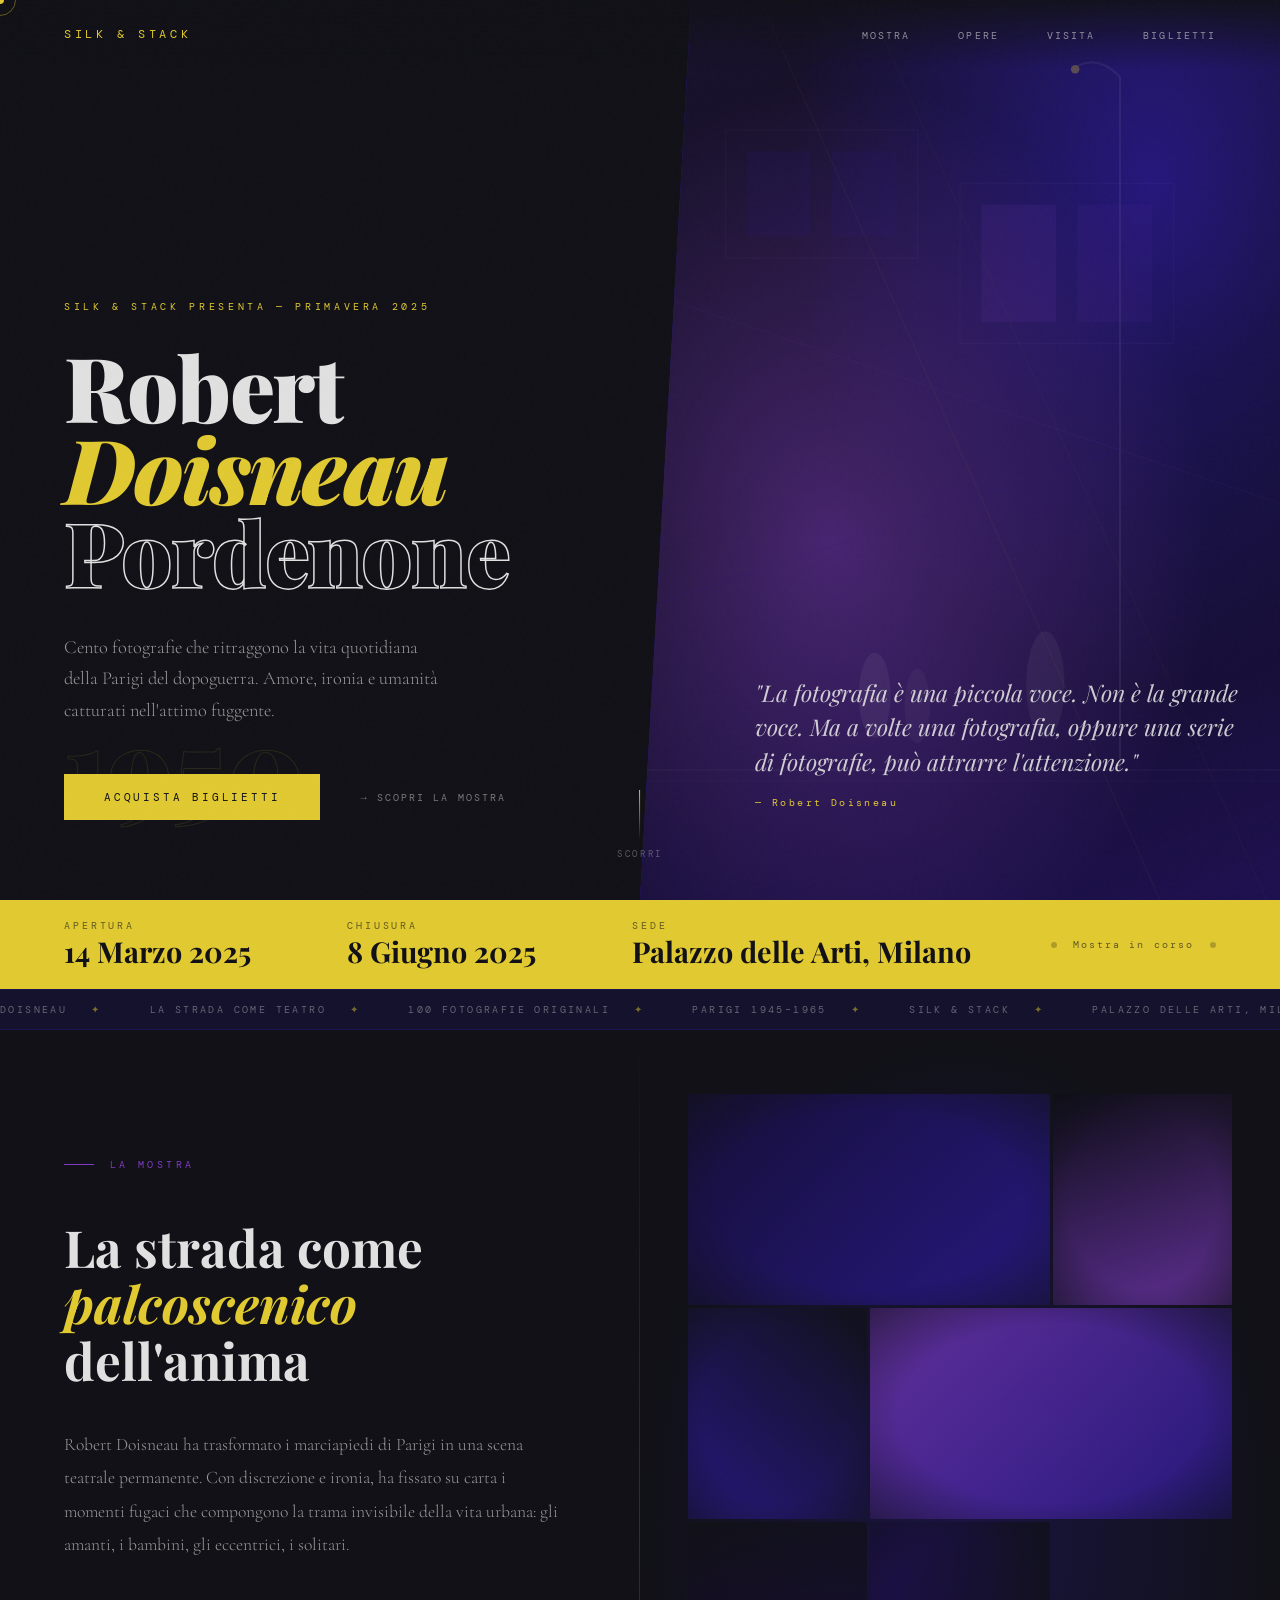
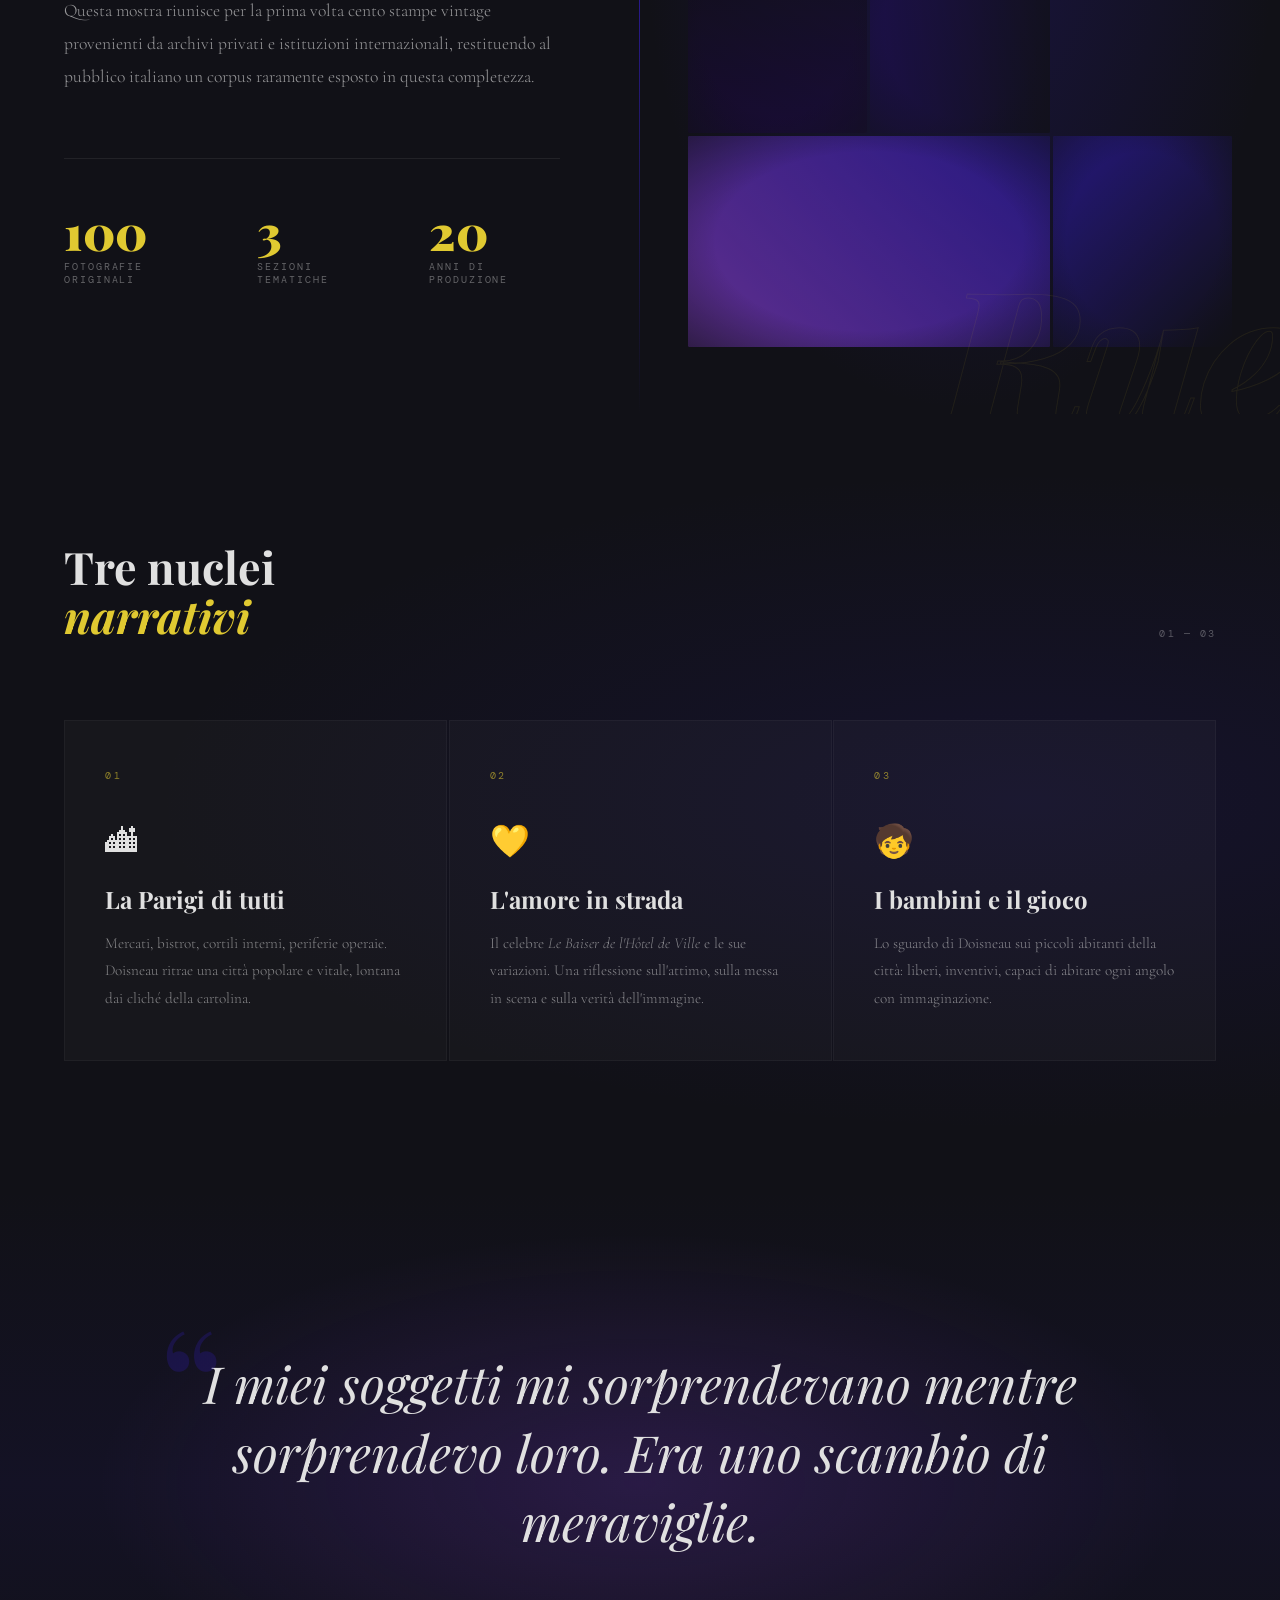
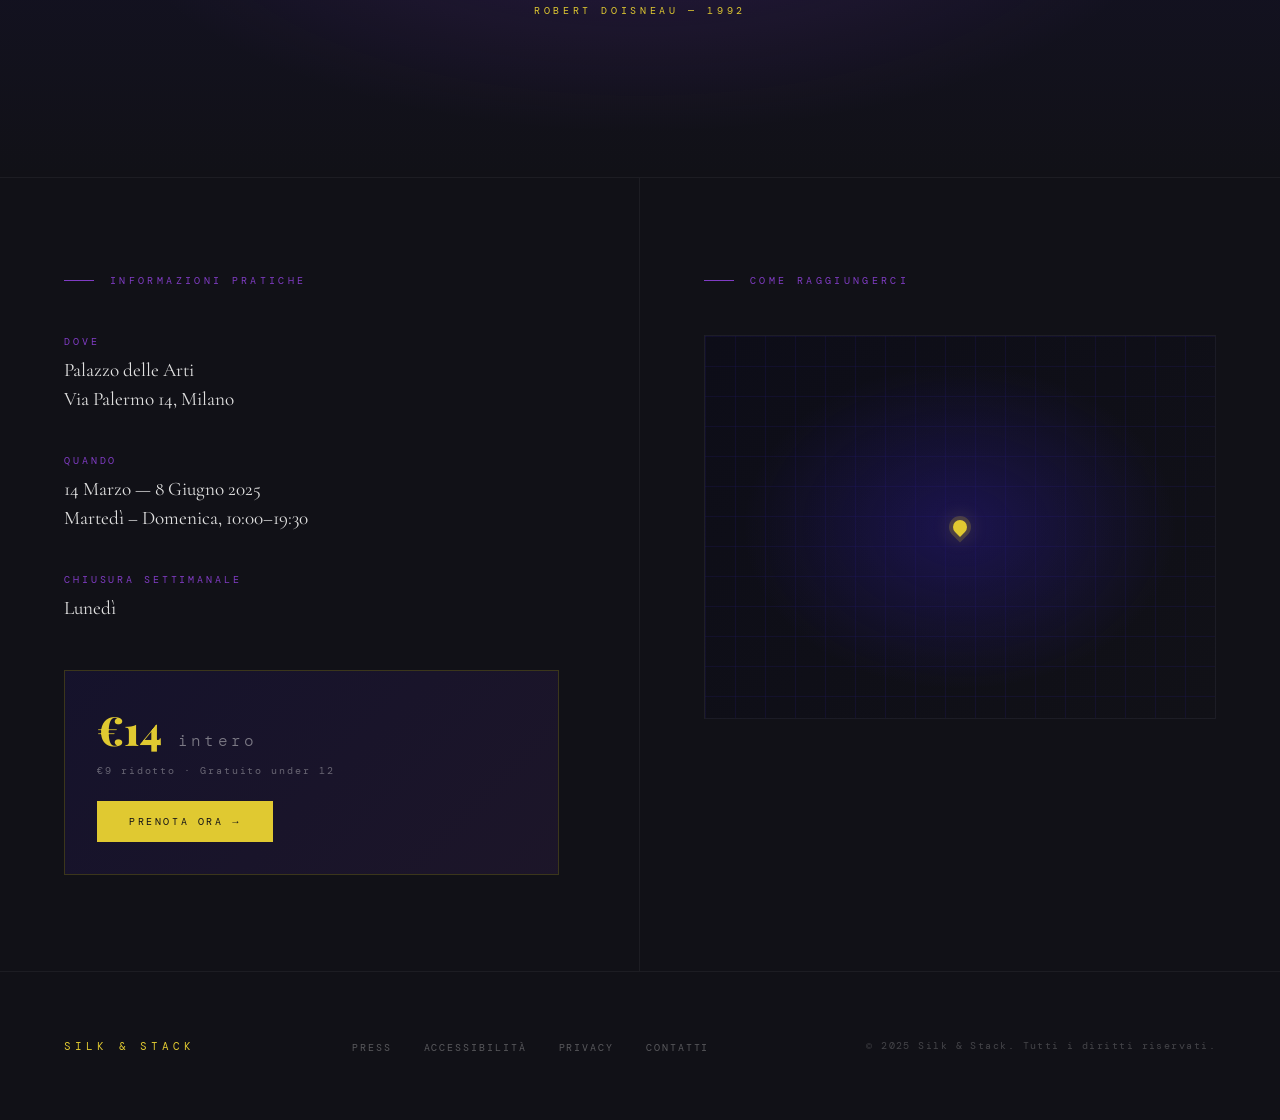
<file: landingPage.html>
<!DOCTYPE html>
<html lang="it">

<head>
  <meta charset="UTF-8" />
  <meta name="viewport" content="width=device-width, initial-scale=1.0" />
  <title>Silk & Stack — Doisneau: La Strada Come Teatro</title>
  <link rel="preconnect" href="https://fonts.googleapis.com">
  <link rel="preconnect" href="https://fonts.gstatic.com" crossorigin>
  <link
    href="https://fonts.googleapis.com/css2?family=Playfair+Display:ital,wght@0,400;0,700;0,900;1,400;1,700&family=DM+Mono:ital,wght@0,300;0,400;1,300&family=Cormorant+Garamond:ital,wght@0,300;0,400;1,300;1,600&display=swap"
    rel="stylesheet">
  <style>
    :root {
      --onyx: #111117;
      --vivid-royal: #2d1ba1;
      --blue-violet: #803cc4;
      --golden-glow: #e0c931;
      --alabaster-grey: #e0e0e0;
    }

    *,
    *::before,
    *::after {
      box-sizing: border-box;
      margin: 0;
      padding: 0;
    }

    html {
      scroll-behavior: smooth;
    }

    body {
      background-color: var(--onyx);
      color: var(--alabaster-grey);
      font-family: 'Cormorant Garamond', serif;
      overflow-x: hidden;
      cursor: default;
    }

    /* ── NOISE OVERLAY ── */
    body::before {
      content: '';
      position: fixed;
      inset: 0;
      background-image: url("data:image/svg+xml,%3Csvg viewBox='0 0 256 256' xmlns='http://www.w3.org/2000/svg'%3E%3Cfilter id='noise'%3E%3CfeTurbulence type='fractalNoise' baseFrequency='0.9' numOctaves='4' stitchTiles='stitch'/%3E%3C/filter%3E%3Crect width='100%25' height='100%25' filter='url(%23noise)' opacity='0.04'/%3E%3C/svg%3E");
      pointer-events: none;
      z-index: 9999;
      opacity: 0.4;
    }

    /* ── CUSTOM CURSOR ── */
    .cursor {
      width: 8px;
      height: 8px;
      background: var(--golden-glow);
      border-radius: 50%;
      position: fixed;
      top: 0;
      left: 0;
      pointer-events: none;
      z-index: 10000;
      transition: transform 0.1s ease;
    }

    .cursor-ring {
      width: 32px;
      height: 32px;
      border: 1px solid rgba(224, 201, 49, 0.4);
      border-radius: 50%;
      position: fixed;
      top: 0;
      left: 0;
      pointer-events: none;
      z-index: 9998;
      transition: all 0.18s ease;
    }

    /* ── NAV ── */
    nav {
      position: fixed;
      top: 0;
      left: 0;
      right: 0;
      z-index: 100;
      display: flex;
      justify-content: space-between;
      align-items: center;
      padding: 1.5rem 4rem;
      mix-blend-mode: normal;
    }

    nav::after {
      content: '';
      position: absolute;
      inset: 0;
      background: linear-gradient(to bottom, rgba(17, 17, 23, 0.9) 0%, transparent 100%);
      z-index: -1;
    }

    .nav-logo {
      font-family: 'DM Mono', monospace;
      font-size: 0.75rem;
      letter-spacing: 0.3em;
      text-transform: uppercase;
      color: var(--golden-glow);
    }

    .nav-links {
      display: flex;
      gap: 3rem;
      list-style: none;
    }

    .nav-links a {
      font-family: 'DM Mono', monospace;
      font-size: 0.65rem;
      letter-spacing: 0.2em;
      text-transform: uppercase;
      color: var(--alabaster-grey);
      text-decoration: none;
      opacity: 0.6;
      transition: opacity 0.3s, color 0.3s;
    }

    .nav-links a:hover {
      opacity: 1;
      color: var(--golden-glow);
    }

    /* ── HERO ── */
    .hero {
      min-height: 100vh;
      display: grid;
      grid-template-columns: 1fr 1fr;
      grid-template-rows: 1fr;
      position: relative;
      overflow: hidden;
    }

    .hero-left {
      display: flex;
      flex-direction: column;
      justify-content: flex-end;
      padding: 0 4rem 5rem 4rem;
      position: relative;
      z-index: 2;
    }

    .hero-eyebrow {
      font-family: 'DM Mono', monospace;
      font-size: 0.65rem;
      letter-spacing: 0.35em;
      text-transform: uppercase;
      color: var(--golden-glow);
      margin-bottom: 2rem;
      opacity: 0;
      animation: fadeUp 1s ease 0.3s forwards;
    }

    .hero-title {
      font-family: 'Playfair Display', serif;
      font-size: clamp(4rem, 7vw, 7.5rem);
      font-weight: 900;
      line-height: 0.92;
      letter-spacing: -0.02em;
      margin-bottom: 2.5rem;
      opacity: 0;
      animation: fadeUp 1s ease 0.5s forwards;
    }

    .hero-title .line-italic {
      font-style: italic;
      color: var(--golden-glow);
      display: block;
    }

    .hero-title .line-outlined {
      -webkit-text-stroke: 1.5px var(--alabaster-grey);
      color: transparent;
      display: block;
    }

    .hero-desc {
      font-family: 'Cormorant Garamond', serif;
      font-size: 1.15rem;
      font-weight: 300;
      line-height: 1.7;
      color: rgba(224, 224, 224, 0.65);
      max-width: 380px;
      margin-bottom: 3rem;
      opacity: 0;
      animation: fadeUp 1s ease 0.7s forwards;
    }

    .hero-cta-group {
      display: flex;
      align-items: center;
      gap: 2.5rem;
      opacity: 0;
      animation: fadeUp 1s ease 0.9s forwards;
    }

    .btn-primary {
      background: var(--golden-glow);
      color: var(--onyx);
      font-family: 'DM Mono', monospace;
      font-size: 0.7rem;
      letter-spacing: 0.25em;
      text-transform: uppercase;
      padding: 1rem 2.5rem;
      text-decoration: none;
      display: inline-block;
      transition: all 0.3s ease;
      position: relative;
      overflow: hidden;
    }

    .btn-primary::after {
      content: '';
      position: absolute;
      inset: 0;
      background: var(--blue-violet);
      transform: translateX(-100%);
      transition: transform 0.4s ease;
      z-index: -1;
    }

    .btn-primary:hover {
      color: white;
    }

    .btn-primary:hover::after {
      transform: translateX(0);
    }

    .btn-ghost {
      font-family: 'DM Mono', monospace;
      font-size: 0.65rem;
      letter-spacing: 0.2em;
      text-transform: uppercase;
      color: var(--alabaster-grey);
      text-decoration: none;
      opacity: 0.5;
      transition: opacity 0.3s;
      display: flex;
      align-items: center;
      gap: 0.5rem;
    }

    .btn-ghost::before {
      content: '→';
    }

    .btn-ghost:hover {
      opacity: 1;
    }

    /* Hero right: cinematic frame */
    .hero-right {
      position: relative;
      overflow: hidden;
    }

    .hero-frame {
      position: absolute;
      inset: 0;
      background: var(--vivid-royal);
      clip-path: polygon(8% 0%, 100% 0%, 100% 100%, 0% 100%);
    }

    /* Simulated photograph - a layered geometric composition */
    .photo-sim {
      position: absolute;
      inset: 0;
      clip-path: polygon(8% 0%, 100% 0%, 100% 100%, 0% 100%);
      overflow: hidden;
    }

    .photo-bg {
      position: absolute;
      inset: 0;
      background:
        radial-gradient(ellipse at 30% 60%, rgba(128, 60, 196, 0.5) 0%, transparent 60%),
        radial-gradient(ellipse at 80% 20%, rgba(45, 27, 161, 0.7) 0%, transparent 50%),
        linear-gradient(160deg, #1a1230 0%, #0d0d18 50%, #1e1050 100%);
    }

    /* Decorative street photography abstraction */
    .photo-scene {
      position: absolute;
      inset: 0;
      display: flex;
      align-items: center;
      justify-content: center;
      overflow: hidden;
    }

    .street-figure {
      position: absolute;
      width: 3px;
      background: rgba(224, 224, 224, 0.15);
      border-radius: 2px;
    }

    /* Big quote overlay */
    .photo-quote {
      position: absolute;
      bottom: 10%;
      left: 18%;
      right: 5%;
      font-family: 'Playfair Display', serif;
      font-style: italic;
      font-size: clamp(1rem, 1.8vw, 1.6rem);
      line-height: 1.5;
      color: rgba(224, 224, 224, 0.9);
      opacity: 0;
      animation: fadeUp 1.2s ease 1.2s forwards;
    }

    .photo-quote cite {
      display: block;
      font-family: 'DM Mono', monospace;
      font-style: normal;
      font-size: 0.6rem;
      letter-spacing: 0.25em;
      color: var(--golden-glow);
      margin-top: 1rem;
    }

    /* Decorative lines in the hero frame */
    .deco-lines {
      position: absolute;
      inset: 0;
      clip-path: polygon(8% 0%, 100% 0%, 100% 100%, 0% 100%);
      pointer-events: none;
    }

    .deco-lines svg {
      width: 100%;
      height: 100%;
    }

    /* Year stamp */
    .hero-year {
      position: absolute;
      bottom: 5rem;
      left: 4rem;
      font-family: 'Playfair Display', serif;
      font-size: 7rem;
      font-weight: 900;
      color: transparent;
      -webkit-text-stroke: 1px rgba(224, 201, 49, 0.12);
      pointer-events: none;
      user-select: none;
      line-height: 1;
      opacity: 0;
      animation: fadeIn 2s ease 1.5s forwards;
    }

    /* Scroll indicator */
    .scroll-hint {
      position: absolute;
      bottom: 2.5rem;
      left: 50%;
      transform: translateX(-50%);
      display: flex;
      flex-direction: column;
      align-items: center;
      gap: 0.5rem;
      font-family: 'DM Mono', monospace;
      font-size: 0.55rem;
      letter-spacing: 0.3em;
      text-transform: uppercase;
      color: rgba(224, 224, 224, 0.35);
      z-index: 10;
      opacity: 0;
      animation: fadeIn 1s ease 1.8s forwards;
    }

    .scroll-line {
      width: 1px;
      height: 50px;
      background: linear-gradient(to bottom, var(--golden-glow), transparent);
      animation: scrollDrop 2s ease-in-out infinite;
    }

    /* ── DATES BANNER ── */
    .dates-banner {
      background: var(--golden-glow);
      color: var(--onyx);
      padding: 1.2rem 4rem;
      display: flex;
      justify-content: space-between;
      align-items: center;
      overflow: hidden;
    }

    .dates-banner-inner {
      display: flex;
      gap: 6rem;
      align-items: baseline;
    }

    .date-label {
      font-family: 'DM Mono', monospace;
      font-size: 0.6rem;
      letter-spacing: 0.3em;
      text-transform: uppercase;
      opacity: 0.6;
      display: block;
    }

    .date-value {
      font-family: 'Playfair Display', serif;
      font-size: 1.8rem;
      font-weight: 700;
    }

    .dates-ticker {
      font-family: 'DM Mono', monospace;
      font-size: 0.65rem;
      letter-spacing: 0.2em;
      opacity: 0.6;
      display: flex;
      align-items: center;
      gap: 1rem;
    }

    .ticker-dot {
      width: 6px;
      height: 6px;
      background: var(--onyx);
      border-radius: 50%;
      opacity: 0.4;
    }

    /* ── ABOUT SECTION ── */
    .about {
      display: grid;
      grid-template-columns: 1fr 1fr;
      min-height: 80vh;
      position: relative;
      overflow: hidden;
    }

    .about-left {
      padding: 8rem 5rem 8rem 4rem;
      position: relative;
    }

    .about-left::before {
      content: '';
      position: absolute;
      top: 0;
      left: 0;
      bottom: 0;
      width: 1px;
      background: linear-gradient(to bottom, transparent, var(--vivid-royal), transparent);
      right: 0;
      left: auto;
    }

    .section-tag {
      font-family: 'DM Mono', monospace;
      font-size: 0.6rem;
      letter-spacing: 0.35em;
      text-transform: uppercase;
      color: var(--blue-violet);
      margin-bottom: 3rem;
      display: flex;
      align-items: center;
      gap: 1rem;
    }

    .section-tag::before {
      content: '';
      display: block;
      width: 30px;
      height: 1px;
      background: var(--blue-violet);
    }

    .about-heading {
      font-family: 'Playfair Display', serif;
      font-size: clamp(2.5rem, 4vw, 4rem);
      font-weight: 700;
      line-height: 1.1;
      margin-bottom: 2.5rem;
    }

    .about-heading em {
      font-style: italic;
      color: var(--golden-glow);
    }

    .about-body {
      font-size: 1.1rem;
      font-weight: 300;
      line-height: 1.9;
      color: rgba(224, 224, 224, 0.65);
      margin-bottom: 2rem;
    }

    .about-stat-row {
      display: flex;
      gap: 3rem;
      margin-top: 4rem;
      padding-top: 3rem;
      border-top: 1px solid rgba(224, 224, 224, 0.08);
    }

    .stat {
      display: flex;
      flex-direction: column;
      gap: 0.3rem;
    }

    .stat-num {
      font-family: 'Playfair Display', serif;
      font-size: 3rem;
      font-weight: 900;
      color: var(--golden-glow);
      line-height: 1;
    }

    .stat-desc {
      font-family: 'DM Mono', monospace;
      font-size: 0.6rem;
      letter-spacing: 0.2em;
      text-transform: uppercase;
      color: rgba(224, 224, 224, 0.4);
    }

    .about-right {
      position: relative;
      overflow: hidden;
    }

    .about-right-bg {
      position: absolute;
      inset: 0;
      background:
        radial-gradient(ellipse at 50% 50%, rgba(45, 27, 161, 0.3) 0%, transparent 70%),
        var(--onyx);
    }

    /* Mosaic of abstract photo squares */
    .mosaic {
      position: absolute;
      inset: 0;
      display: grid;
      grid-template-columns: repeat(3, 1fr);
      grid-template-rows: repeat(4, 1fr);
      gap: 3px;
      padding: 4rem 3rem;
      opacity: 0.7;
    }

    .mosaic-cell {
      position: relative;
      overflow: hidden;
      border-radius: 2px;
    }

    .mosaic-cell:nth-child(1) {
      background: linear-gradient(135deg, #1a0f4a 0%, #2d1ba1 100%);
      grid-column: span 2;
    }

    .mosaic-cell:nth-child(2) {
      background: linear-gradient(160deg, #0d0d18 0%, #803cc4 100%);
    }

    .mosaic-cell:nth-child(3) {
      background: linear-gradient(45deg, #2d1ba1 0%, #111117 100%);
    }

    .mosaic-cell:nth-child(4) {
      background: linear-gradient(135deg, #803cc4 0%, #2d1ba1 100%);
      grid-column: span 2;
    }

    .mosaic-cell:nth-child(5) {
      background: linear-gradient(180deg, #111117 0%, #1a0a3a 100%);
    }

    .mosaic-cell:nth-child(6) {
      background: linear-gradient(90deg, #1e1050 0%, #111117 100%);
      grid-column: span 1;
    }

    .mosaic-cell:nth-child(7) {
      background: linear-gradient(225deg, #2d1ba1 0%, #803cc4 100%);
      grid-column: span 2;
    }

    .mosaic-cell:nth-child(8) {
      background: linear-gradient(315deg, #111117 0%, #2d1ba1 100%);
    }

    .mosaic-cell:nth-child(9) {
      background: linear-gradient(45deg, #803cc4 0%, #111117 100%);
    }

    .mosaic-cell:nth-child(10) {
      background: linear-gradient(135deg, #2d1ba1 0%, #0d0d18 100%);
      grid-column: span 2;
    }

    .mosaic-cell::after {
      content: '';
      position: absolute;
      inset: 0;
      background: radial-gradient(ellipse at center, transparent 60%, rgba(17, 17, 23, 0.6) 100%);
    }

    /* Big oblique text on right */
    .about-right-word {
      position: absolute;
      bottom: -2rem;
      right: -1rem;
      font-family: 'Playfair Display', serif;
      font-style: italic;
      font-size: 12rem;
      font-weight: 900;
      color: transparent;
      -webkit-text-stroke: 1px rgba(224, 201, 49, 0.08);
      line-height: 1;
      user-select: none;
      pointer-events: none;
    }

    /* ── HIGHLIGHTS ── */
    .highlights {
      padding: 8rem 4rem;
      position: relative;
    }

    .highlights::before {
      content: '';
      position: absolute;
      inset: 0;
      background: radial-gradient(ellipse at 80% 50%, rgba(45, 27, 161, 0.15) 0%, transparent 60%);
      pointer-events: none;
    }

    .highlights-header {
      display: flex;
      justify-content: space-between;
      align-items: flex-end;
      margin-bottom: 5rem;
    }

    .highlights-title {
      font-family: 'Playfair Display', serif;
      font-size: clamp(2rem, 3.5vw, 3.5rem);
      font-weight: 700;
      line-height: 1.1;
    }

    .highlights-title em {
      font-style: italic;
      color: var(--golden-glow);
    }

    .highlights-count {
      font-family: 'DM Mono', monospace;
      font-size: 0.65rem;
      letter-spacing: 0.2em;
      color: rgba(224, 224, 224, 0.35);
      text-transform: uppercase;
    }

    .cards-grid {
      display: grid;
      grid-template-columns: repeat(3, 1fr);
      gap: 1.5px;
    }

    .card {
      background: rgba(255, 255, 255, 0.025);
      padding: 3rem 2.5rem;
      position: relative;
      overflow: hidden;
      transition: background 0.4s ease;
      cursor: pointer;
      border: 1px solid rgba(255, 255, 255, 0.04);
    }

    .card::before {
      content: '';
      position: absolute;
      top: 0;
      left: 0;
      width: 100%;
      height: 2px;
      background: linear-gradient(90deg, var(--vivid-royal), var(--blue-violet));
      transform: scaleX(0);
      transform-origin: left;
      transition: transform 0.4s ease;
    }

    .card:hover {
      background: rgba(45, 27, 161, 0.12);
    }

    .card:hover::before {
      transform: scaleX(1);
    }

    .card-num {
      font-family: 'DM Mono', monospace;
      font-size: 0.6rem;
      letter-spacing: 0.3em;
      color: var(--golden-glow);
      opacity: 0.6;
      margin-bottom: 2.5rem;
    }

    .card-icon {
      font-size: 2rem;
      margin-bottom: 1.5rem;
      display: block;
    }

    .card-title {
      font-family: 'Playfair Display', serif;
      font-size: 1.5rem;
      font-weight: 700;
      margin-bottom: 1rem;
      line-height: 1.2;
    }

    .card-body {
      font-size: 0.95rem;
      font-weight: 300;
      line-height: 1.8;
      color: rgba(224, 224, 224, 0.55);
    }

    /* ── QUOTE SECTION ── */
    .quote-section {
      padding: 10rem 4rem;
      text-align: center;
      position: relative;
      overflow: hidden;
    }

    .quote-section::before {
      content: '';
      position: absolute;
      inset: 0;
      background:
        radial-gradient(ellipse at 50% 50%, rgba(128, 60, 196, 0.2) 0%, transparent 60%),
        linear-gradient(to bottom, transparent, rgba(45, 27, 161, 0.1) 50%, transparent);
    }

    .big-quote {
      font-family: 'Playfair Display', serif;
      font-style: italic;
      font-size: clamp(1.8rem, 4vw, 4rem);
      font-weight: 400;
      line-height: 1.35;
      max-width: 900px;
      margin: 0 auto 3rem;
      position: relative;
      z-index: 1;
    }

    .big-quote::before {
      content: '\201C';
      font-size: 10rem;
      color: var(--vivid-royal);
      opacity: 0.3;
      position: absolute;
      top: -3rem;
      left: -2rem;
      font-style: normal;
      line-height: 1;
      pointer-events: none;
    }

    .quote-author {
      font-family: 'DM Mono', monospace;
      font-size: 0.65rem;
      letter-spacing: 0.35em;
      text-transform: uppercase;
      color: var(--golden-glow);
      position: relative;
      z-index: 1;
    }

    /* ── LOCATION ── */
    .location-section {
      display: grid;
      grid-template-columns: 1fr 1fr;
      border-top: 1px solid rgba(255, 255, 255, 0.05);
    }

    .location-left {
      padding: 6rem 5rem 6rem 4rem;
      border-right: 1px solid rgba(255, 255, 255, 0.05);
    }

    .location-right {
      padding: 6rem 4rem;
    }

    .location-map-placeholder {
      width: 100%;
      aspect-ratio: 4/3;
      background:
        radial-gradient(ellipse at 50% 50%, rgba(45, 27, 161, 0.4) 0%, transparent 60%),
        linear-gradient(135deg, #0d0d18 0%, #111117 100%);
      border: 1px solid rgba(255, 255, 255, 0.06);
      position: relative;
      overflow: hidden;
      display: flex;
      align-items: center;
      justify-content: center;
    }

    .map-grid {
      position: absolute;
      inset: 0;
      background-image:
        linear-gradient(rgba(45, 27, 161, 0.15) 1px, transparent 1px),
        linear-gradient(90deg, rgba(45, 27, 161, 0.15) 1px, transparent 1px);
      background-size: 30px 30px;
    }

    .map-pin {
      width: 14px;
      height: 14px;
      background: var(--golden-glow);
      border-radius: 50% 50% 50% 0;
      transform: rotate(-45deg);
      position: relative;
      z-index: 1;
      box-shadow: 0 0 0 4px rgba(224, 201, 49, 0.2), 0 0 20px rgba(224, 201, 49, 0.4);
    }

    .info-block {
      margin-bottom: 2.5rem;
    }

    .info-label {
      font-family: 'DM Mono', monospace;
      font-size: 0.6rem;
      letter-spacing: 0.3em;
      text-transform: uppercase;
      color: var(--blue-violet);
      margin-bottom: 0.5rem;
    }

    .info-value {
      font-family: 'Cormorant Garamond', serif;
      font-size: 1.2rem;
      color: var(--alabaster-grey);
      line-height: 1.5;
    }

    .ticket-box {
      margin-top: 3rem;
      padding: 2rem;
      border: 1px solid rgba(224, 201, 49, 0.2);
      position: relative;
      overflow: hidden;
    }

    .ticket-box::before {
      content: '';
      position: absolute;
      inset: 0;
      background: linear-gradient(135deg, rgba(45, 27, 161, 0.15), rgba(128, 60, 196, 0.1));
    }

    .ticket-price {
      font-family: 'Playfair Display', serif;
      font-size: 2.5rem;
      font-weight: 900;
      color: var(--golden-glow);
      position: relative;
    }

    .ticket-price span {
      font-size: 1rem;
      font-weight: 300;
      color: rgba(224, 224, 224, 0.5);
      font-family: 'DM Mono', monospace;
      letter-spacing: 0.2em;
      margin-left: 0.5rem;
    }

    .ticket-note {
      font-family: 'DM Mono', monospace;
      font-size: 0.6rem;
      letter-spacing: 0.2em;
      color: rgba(224, 224, 224, 0.4);
      margin-top: 0.5rem;
      margin-bottom: 1.5rem;
      position: relative;
    }

    .btn-ticket {
      display: inline-block;
      background: var(--golden-glow);
      color: var(--onyx);
      font-family: 'DM Mono', monospace;
      font-size: 0.65rem;
      letter-spacing: 0.25em;
      text-transform: uppercase;
      padding: 0.85rem 2rem;
      text-decoration: none;
      font-weight: 400;
      position: relative;
      transition: all 0.3s;
      z-index: 1;
    }

    .btn-ticket:hover {
      background: var(--blue-violet);
      color: white;
    }

    /* ── FOOTER ── */
    footer {
      padding: 4rem;
      border-top: 1px solid rgba(255, 255, 255, 0.05);
      display: flex;
      justify-content: space-between;
      align-items: center;
    }

    .footer-logo {
      font-family: 'DM Mono', monospace;
      font-size: 0.7rem;
      letter-spacing: 0.35em;
      text-transform: uppercase;
      color: var(--golden-glow);
    }

    .footer-copy {
      font-family: 'DM Mono', monospace;
      font-size: 0.6rem;
      letter-spacing: 0.15em;
      color: rgba(224, 224, 224, 0.25);
    }

    .footer-links {
      display: flex;
      gap: 2rem;
      list-style: none;
    }

    .footer-links a {
      font-family: 'DM Mono', monospace;
      font-size: 0.6rem;
      letter-spacing: 0.2em;
      text-transform: uppercase;
      color: rgba(224, 224, 224, 0.35);
      text-decoration: none;
      transition: color 0.3s;
    }

    .footer-links a:hover {
      color: var(--golden-glow);
    }

    /* ── ANIMATIONS ── */
    @keyframes fadeUp {
      from {
        opacity: 0;
        transform: translateY(30px);
      }

      to {
        opacity: 1;
        transform: translateY(0);
      }
    }

    @keyframes fadeIn {
      from {
        opacity: 0;
      }

      to {
        opacity: 1;
      }
    }

    @keyframes scrollDrop {
      0% {
        transform: scaleY(0);
        transform-origin: top;
        opacity: 1;
      }

      50% {
        transform: scaleY(1);
        transform-origin: top;
        opacity: 1;
      }

      100% {
        transform: scaleY(1);
        transform-origin: bottom;
        opacity: 0;
      }
    }

    /* ── REVEAL ON SCROLL ── */
    .reveal {
      opacity: 0;
      transform: translateY(40px);
      transition: opacity 0.8s ease, transform 0.8s ease;
    }

    .reveal.visible {
      opacity: 1;
      transform: translateY(0);
    }

    /* ── TICKER ── */
    .ticker-wrap {
      overflow: hidden;
      background: rgba(45, 27, 161, 0.15);
      border-top: 1px solid rgba(45, 27, 161, 0.3);
      border-bottom: 1px solid rgba(45, 27, 161, 0.3);
      padding: 0.8rem 0;
    }

    .ticker-inner {
      display: flex;
      gap: 3rem;
      width: max-content;
      animation: tickerMove 22s linear infinite;
    }

    .ticker-item {
      font-family: 'DM Mono', monospace;
      font-size: 0.6rem;
      letter-spacing: 0.25em;
      text-transform: uppercase;
      color: rgba(224, 224, 224, 0.4);
      white-space: nowrap;
      display: flex;
      align-items: center;
      gap: 1.5rem;
    }

    .ticker-item span {
      color: var(--golden-glow);
      opacity: 0.5;
    }

    @keyframes tickerMove {
      from {
        transform: translateX(0);
      }

      to {
        transform: translateX(-50%);
      }
    }
  </style>
</head>

<body>

  <!-- Cursor -->
  <div class="cursor" id="cursor"></div>
  <div class="cursor-ring" id="cursorRing"></div>

  <!-- Nav -->
  <nav>
    <div class="nav-logo">Silk &amp; Stack</div>
    <ul class="nav-links">
      <li><a href="#about">Mostra</a></li>
      <li><a href="#highlights">Opere</a></li>
      <li><a href="#location">Visita</a></li>
      <li><a href="#location">Biglietti</a></li>
    </ul>
  </nav>

  <!-- Hero -->
  <section class="hero">
    <div class="hero-left">
      <p class="hero-eyebrow">Silk &amp; Stack presenta — Primavera 2025</p>
      <h1 class="hero-title">
        <span>Robert</span>
        <span class="line-italic">Doisneau</span>
        <span class="line-outlined">Pordenone</span>
      </h1>
      <p class="hero-desc">
        Cento fotografie che ritraggono la vita quotidiana della Parigi del dopoguerra.
        Amore, ironia e umanità catturati nell'attimo fuggente.
      </p>
      <div class="hero-cta-group">
        <a href="#location" class="btn-primary">Acquista biglietti</a>
        <a href="#about" class="btn-ghost">Scopri la mostra</a>
      </div>
    </div>

    <div class="hero-right">
      <div class="hero-frame"></div>
      <div class="photo-sim">
        <div class="photo-bg"></div>
        <div class="deco-lines">
          <svg viewBox="0 0 600 900" preserveAspectRatio="xMidYMid slice" xmlns="http://www.w3.org/2000/svg">
            <!-- Abstract street geometry -->
            <line x1="100" y1="0" x2="500" y2="900" stroke="rgba(224,201,49,0.05)" stroke-width="1" />
            <line x1="200" y1="0" x2="600" y2="900" stroke="rgba(224,201,49,0.03)" stroke-width="1" />
            <line x1="0" y1="300" x2="600" y2="500" stroke="rgba(128,60,196,0.08)" stroke-width="1" />
            <line x1="0" y1="600" x2="600" y2="400" stroke="rgba(45,27,161,0.1)" stroke-width="1" />
            <!-- Window grid abstraction -->
            <rect x="80" y="150" width="180" height="120" fill="none" stroke="rgba(224,224,224,0.04)"
              stroke-width="1" />
            <rect x="100" y="170" width="60" height="80" fill="rgba(45,27,161,0.1)" stroke="none" />
            <rect x="180" y="170" width="60" height="80" fill="rgba(45,27,161,0.08)" stroke="none" />
            <rect x="300" y="200" width="200" height="150" fill="none" stroke="rgba(224,224,224,0.03)"
              stroke-width="1" />
            <rect x="320" y="220" width="70" height="110" fill="rgba(128,60,196,0.1)" stroke="none" />
            <rect x="410" y="220" width="70" height="110" fill="rgba(128,60,196,0.06)" stroke="none" />
            <!-- Silhouette shapes -->
            <ellipse cx="220" cy="680" rx="15" ry="40" fill="rgba(224,224,224,0.06)" />
            <ellipse cx="260" cy="690" rx="12" ry="35" fill="rgba(224,224,224,0.04)" />
            <ellipse cx="380" cy="670" rx="18" ry="50" fill="rgba(224,224,224,0.05)" />
            <!-- Lamppost abstraction -->
            <line x1="450" y1="100" x2="450" y2="750" stroke="rgba(224,224,224,0.07)" stroke-width="2" />
            <path d="M450 100 Q430 80 410 90" fill="none" stroke="rgba(224,224,224,0.07)" stroke-width="2" />
            <circle cx="408" cy="93" r="4" fill="rgba(224,201,49,0.3)" />
            <!-- Horizontal street lines -->
            <line x1="0" y1="750" x2="600" y2="750" stroke="rgba(224,224,224,0.05)" stroke-width="1" />
            <line x1="0" y1="760" x2="600" y2="760" stroke="rgba(224,224,224,0.02)" stroke-width="1" />
          </svg>
        </div>
        <blockquote class="photo-quote">
          "La fotografia è una piccola voce. Non è la grande voce. Ma a volte una fotografia, oppure una serie di
          fotografie, può attrarre l'attenzione."
          <cite>— Robert Doisneau</cite>
        </blockquote>
      </div>
    </div>

    <div class="hero-year">1950</div>
    <div class="scroll-hint">
      <div class="scroll-line"></div>
      Scorri
    </div>
  </section>

  <!-- Dates banner -->
  <div class="dates-banner">
    <div class="dates-banner-inner">
      <div>
        <span class="date-label">Apertura</span>
        <span class="date-value">14 Marzo 2025</span>
      </div>
      <div>
        <span class="date-label">Chiusura</span>
        <span class="date-value">8 Giugno 2025</span>
      </div>
      <div>
        <span class="date-label">Sede</span>
        <span class="date-value">Palazzo delle Arti, Milano</span>
      </div>
    </div>
    <div class="dates-ticker">
      <div class="ticker-dot"></div>
      Mostra in corso
      <div class="ticker-dot"></div>
    </div>
  </div>

  <!-- Ticker -->
  <div class="ticker-wrap">
    <div class="ticker-inner">
      <div class="ticker-item">Doisneau <span>✦</span></div>
      <div class="ticker-item">La Strada Come Teatro <span>✦</span></div>
      <div class="ticker-item">100 Fotografie Originali <span>✦</span></div>
      <div class="ticker-item">Parigi 1945–1965 <span>✦</span></div>
      <div class="ticker-item">Silk &amp; Stack <span>✦</span></div>
      <div class="ticker-item">Palazzo delle Arti, Milano <span>✦</span></div>
      <div class="ticker-item">Doisneau <span>✦</span></div>
      <div class="ticker-item">La Strada Come Teatro <span>✦</span></div>
      <div class="ticker-item">100 Fotografie Originali <span>✦</span></div>
      <div class="ticker-item">Parigi 1945–1965 <span>✦</span></div>
      <div class="ticker-item">Silk &amp; Stack <span>✦</span></div>
      <div class="ticker-item">Palazzo delle Arti, Milano <span>✦</span></div>
    </div>
  </div>

  <!-- About -->
  <section class="about" id="about">
    <div class="about-left reveal">
      <div class="section-tag">La Mostra</div>
      <h2 class="about-heading">
        La strada come<br>
        <em>palcoscenico</em><br>
        dell'anima
      </h2>
      <p class="about-body">
        Robert Doisneau ha trasformato i marciapiedi di Parigi in una scena teatrale permanente.
        Con discrezione e ironia, ha fissato su carta i momenti fugaci che compongono la trama invisibile
        della vita urbana: gli amanti, i bambini, gli eccentrici, i solitari.
      </p>
      <p class="about-body">
        Questa mostra riunisce per la prima volta cento stampe vintage provenienti da archivi privati e
        istituzioni internazionali, restituendo al pubblico italiano un corpus raramente esposto in
        questa completezza.
      </p>
      <div class="about-stat-row">
        <div class="stat">
          <span class="stat-num">100</span>
          <span class="stat-desc">Fotografie originali</span>
        </div>
        <div class="stat">
          <span class="stat-num">3</span>
          <span class="stat-desc">Sezioni tematiche</span>
        </div>
        <div class="stat">
          <span class="stat-num">20</span>
          <span class="stat-desc">Anni di produzione</span>
        </div>
      </div>
    </div>
    <div class="about-right">
      <div class="about-right-bg"></div>
      <div class="mosaic">
        <div class="mosaic-cell"></div>
        <div class="mosaic-cell"></div>
        <div class="mosaic-cell"></div>
        <div class="mosaic-cell"></div>
        <div class="mosaic-cell"></div>
        <div class="mosaic-cell"></div>
        <div class="mosaic-cell"></div>
        <div class="mosaic-cell"></div>
        <div class="mosaic-cell"></div>
        <div class="mosaic-cell"></div>
      </div>
      <div class="about-right-word">Rue</div>
    </div>
  </section>

  <!-- Highlights -->
  <section class="highlights" id="highlights">
    <div class="highlights-header reveal">
      <h2 class="highlights-title">
        Tre nuclei<br>
        <em>narrativi</em>
      </h2>
      <span class="highlights-count">01 — 03</span>
    </div>
    <div class="cards-grid">
      <div class="card reveal" style="transition-delay:0.1s">
        <div class="card-num">01</div>
        <span class="card-icon">🏙</span>
        <h3 class="card-title">La Parigi di tutti</h3>
        <p class="card-body">
          Mercati, bistrot, cortili interni, periferie operaie. Doisneau ritrae
          una città popolare e vitale, lontana dai cliché della cartolina.
        </p>
      </div>
      <div class="card reveal" style="transition-delay:0.25s">
        <div class="card-num">02</div>
        <span class="card-icon">💛</span>
        <h3 class="card-title">L'amore in strada</h3>
        <p class="card-body">
          Il celebre <em>Le Baiser de l'Hôtel de Ville</em> e le sue variazioni.
          Una riflessione sull'attimo, sulla messa in scena e sulla verità dell'immagine.
        </p>
      </div>
      <div class="card reveal" style="transition-delay:0.4s">
        <div class="card-num">03</div>
        <span class="card-icon">🧒</span>
        <h3 class="card-title">I bambini e il gioco</h3>
        <p class="card-body">
          Lo sguardo di Doisneau sui piccoli abitanti della città: liberi,
          inventivi, capaci di abitare ogni angolo con immaginazione.
        </p>
      </div>
    </div>
  </section>

  <!-- Quote -->
  <section class="quote-section">
    <blockquote class="big-quote reveal">
      I miei soggetti mi sorprendevano mentre sorprendevo loro.
      Era uno scambio di meraviglie.
    </blockquote>
    <p class="quote-author reveal" style="transition-delay:0.2s">Robert Doisneau — 1992</p>
  </section>

  <!-- Location -->
  <section class="location-section" id="location">
    <div class="location-left reveal">
      <div class="section-tag">Informazioni Pratiche</div>
      <div class="info-block">
        <div class="info-label">Dove</div>
        <div class="info-value">Palazzo delle Arti<br>Via Palermo 14, Milano</div>
      </div>
      <div class="info-block">
        <div class="info-label">Quando</div>
        <div class="info-value">14 Marzo — 8 Giugno 2025<br>Martedì – Domenica, 10:00–19:30</div>
      </div>
      <div class="info-block">
        <div class="info-label">Chiusura settimanale</div>
        <div class="info-value">Lunedì</div>
      </div>
      <div class="ticket-box">
        <div class="ticket-price">€14 <span>intero</span></div>
        <div class="ticket-note">€9 ridotto · Gratuito under 12</div>
        <a href="#" class="btn-ticket">Prenota ora →</a>
      </div>
    </div>
    <div class="location-right reveal" style="transition-delay:0.2s">
      <div class="section-tag">Come Raggiungerci</div>
      <div class="location-map-placeholder">
        <div class="map-grid"></div>
        <div class="map-pin"></div>
      </div>
    </div>
  </section>

  <!-- Footer -->
  <footer>
    <div class="footer-logo">Silk &amp; Stack</div>
    <ul class="footer-links">
      <li><a href="#">Press</a></li>
      <li><a href="#">Accessibilità</a></li>
      <li><a href="#">Privacy</a></li>
      <li><a href="#">Contatti</a></li>
    </ul>
    <div class="footer-copy">© 2025 Silk & Stack. Tutti i diritti riservati.</div>
  </footer>

  <script>
    // Cursor
    const cursor = document.getElementById('cursor');
    const ring = document.getElementById('cursorRing');
    let mx = 0, my = 0, rx = 0, ry = 0;
    document.addEventListener('mousemove', e => { mx = e.clientX; my = e.clientY; });
    function animCursor() {
      cursor.style.transform = `translate(${mx - 4}px, ${my - 4}px)`;
      rx += (mx - rx) * 0.12;
      ry += (my - ry) * 0.12;
      ring.style.transform = `translate(${rx - 16}px, ${ry - 16}px)`;
      requestAnimationFrame(animCursor);
    }
    animCursor();

    // Scroll reveal
    const reveals = document.querySelectorAll('.reveal');
    const obs = new IntersectionObserver((entries) => {
      entries.forEach(e => { if (e.isIntersecting) e.target.classList.add('visible'); });
    }, { threshold: 0.15 });
    reveals.forEach(el => obs.observe(el));
  </script>

</body>

</html>
</file>
